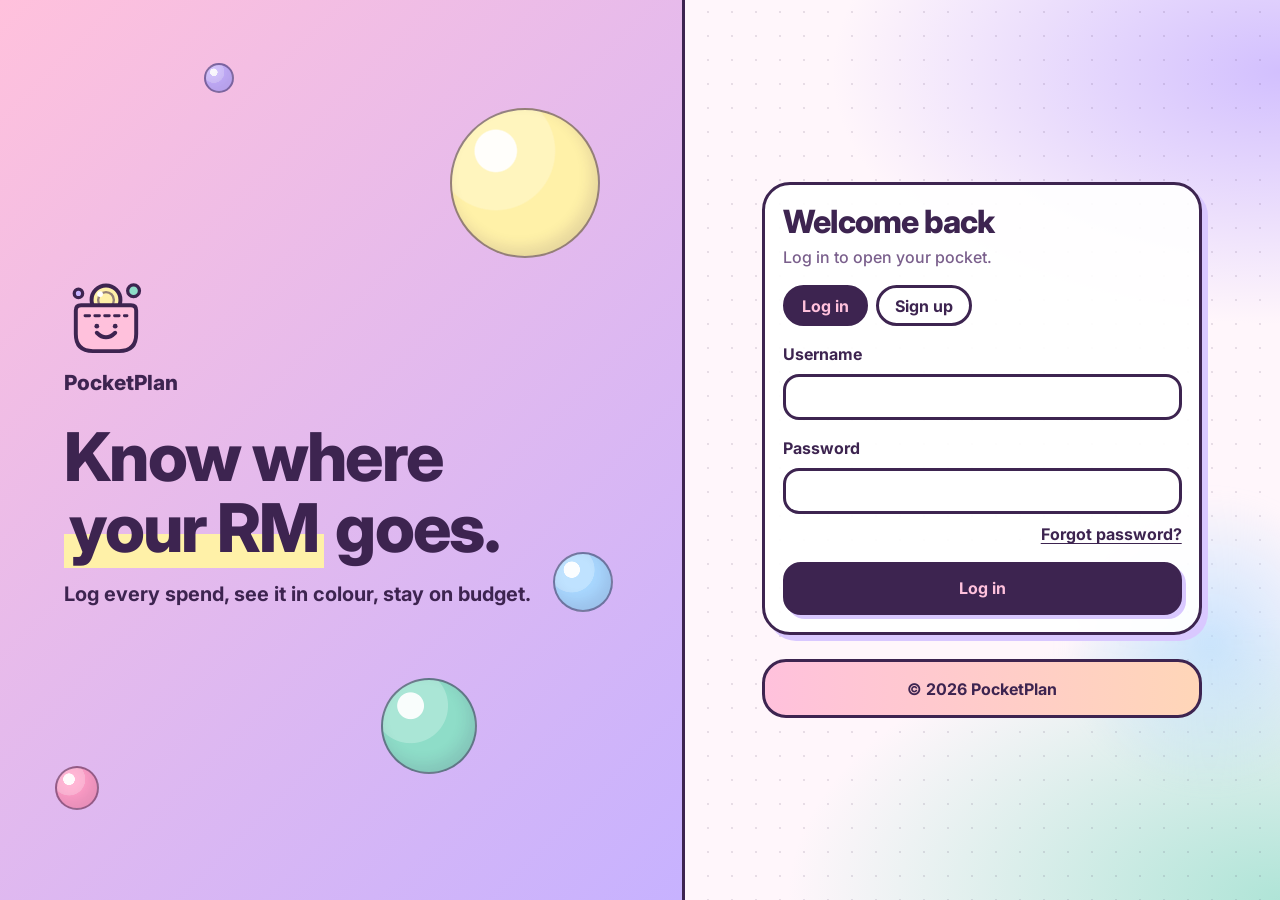
<file: index.html>
<!DOCTYPE html>
<html lang="en">
<head>
  <!-- Basic page settings: character set and a phone-friendly viewport -->
  <meta charset="UTF-8">
  <meta name="viewport" content="width=device-width, initial-scale=1">
  <title>Log in | PocketPlan</title>

  <!-- Metadata: describes the page for browsers and search engines -->
  <meta name="description" content="PocketPlan: a colourful student expense tracker.">
  <meta name="keywords" content="expense tracker, budget, student, PocketPlan">
  <meta name="author" content="Allysa">
  <meta name="theme-color" content="#FFC1DC">

  <!-- Logo shown in the browser tab -->
  <link rel="icon" type="image/svg+xml" href="images/logo.svg">
<link rel="icon" type="image/png" sizes="32x32" href="images/favicon-32.png">
<link rel="apple-touch-icon" href="images/apple-touch-icon.png">

  <!-- Styles: Bootstrap 5 framework, the Inter font, then our own stylesheet -->
  <link href="https://cdn.jsdelivr.net/npm/bootstrap@5.3.3/dist/css/bootstrap.min.css" rel="stylesheet">
  <link href="https://fonts.googleapis.com/css2?family=Inter:wght@500;600;700;800&display=swap" rel="stylesheet">
  <link href="css/style.css" rel="stylesheet">
</head>
<body data-page="login">
  <!-- Login page: log in, sign up and forgot password share one card (all simulated, no database) -->
  <main class="login">

    <!-- Left side: welcome message with floating bubbles -->
    <section class="lhero" aria-label="Welcome">
      <span class="blob b1"></span><span class="blob b2"></span><span class="blob b3"></span>
      <img class="hero-logo" src="images/logo.svg" alt="PocketPlan logo" width="84" height="84">
      <p class="eyebrow">PocketPlan</p>
      <h1>Know where <mark>your RM</mark> goes.</h1>
      <p class="lead">Log every spend, see it in colour, stay on budget.</p>
    </section>

    <!-- Right side: the forms -->
    <section class="lform" aria-label="Account">
      <div class="pc">
        <h2 class="mb-1" id="formTitle">Welcome back</h2>
        <p class="text-muted mb-3" id="formDesc">Log in to open your pocket.</p>

        <!-- Tabs to switch between Log in and Sign up -->
        <div class="tabs" role="group" aria-label="Log in or sign up">
          <button type="button" id="tabLogin" class="chip on">Log in</button>
          <button type="button" id="tabSignup" class="chip">Sign up</button>
        </div>

        <!-- Error and success messages appear here (js/login.js) -->
        <div id="loginError" class="alert d-none" role="alert"></div>

        <!-- 1. Log in form -->
        <form id="loginForm" novalidate>
          <label for="user" class="form-label fw-bold">Username</label>
          <input id="user" class="form-control mb-3" autocomplete="username">
          <label for="pass" class="form-label fw-bold">Password</label>
          <input id="pass" type="password" class="form-control mb-2" autocomplete="current-password">
          <div class="forgot-row"><button type="button" id="goForgot" class="linkbtn">Forgot password?</button></div>
          <button class="btn-go w-100" type="submit">Log in</button>
        </form>

        <!-- 2. Sign up form -->
        <form id="signupForm" class="d-none" novalidate>
          <label for="newUser" class="form-label fw-bold">Choose a username</label>
          <input id="newUser" class="form-control mb-3" autocomplete="username" maxlength="20">
          <label for="newPass" class="form-label fw-bold">Choose a password (at least 6 characters)</label>
          <input id="newPass" type="password" class="form-control mb-3" autocomplete="new-password">
          <label for="newPass2" class="form-label fw-bold">Confirm password</label>
          <input id="newPass2" type="password" class="form-control mb-3" autocomplete="new-password">
          <label for="newWord" class="form-label fw-bold">Recovery word</label>
          <input id="newWord" class="form-control" placeholder="e.g. your pet's name">
          <div class="form-text mb-4">You need this word to reset your password if you forget it. Pick something only you know.</div>
          <button class="btn-go w-100" type="submit">Create account</button>
        </form>

        <!-- 3. Forgot password form -->
        <form id="forgotForm" class="d-none" novalidate>
          <label for="fUser" class="form-label fw-bold">Username</label>
          <input id="fUser" class="form-control mb-3" autocomplete="username">
          <label for="fWord" class="form-label fw-bold">Recovery word</label>
          <input id="fWord" class="form-control mb-3">
          <label for="fPass" class="form-label fw-bold">New password (at least 6 characters)</label>
          <input id="fPass" type="password" class="form-control mb-3" autocomplete="new-password">
          <label for="fPass2" class="form-label fw-bold">Confirm new password</label>
          <input id="fPass2" type="password" class="form-control mb-4" autocomplete="new-password">
          <button class="btn-go w-100" type="submit">Reset password</button>
          <button type="button" id="backLogin" class="linkbtn mt-3">Back to log in</button>
        </form>
      </div>

      <!-- Footer -->
      <footer class="foot foot-mini">&copy; 2026 PocketPlan</footer>
    </section>
  </main>

  <!-- Scripts: shared data first, then this page's script (order matters) -->
  <script src="js/data.js"></script>
  <script src="js/login.js"></script>
</body>
</html>
</file>
<file: css/style.css>
/* =====================================================================
   PocketPlan stylesheet
   A whimsical pastel theme with an iPhone-style font. Mobile first:
   the base styles are for phones, and @media rules add the desktop layout.
   No icons, just colour, type and motion.

   CONTENTS
    1. Colours and font
    2. Base (page background, headings, forms)
    3. Navigation (logo, bottom tab bar on phones, sidebar on desktop)
    4. Cards, buttons and small parts
    5. Dashboard
    6. Expenses
    7. Budget
    8. Login page
    9. Footer
   10. Helpers for new users
   11. Motion (animations)
   12. "Are you sure?" pop-up for logging out
   ===================================================================== */

/* ---------- 1. Colours and font ----------
   Every colour is a variable, so the whole theme can change in one place.
   The font stack uses the real iPhone font (San Francisco) on Apple devices,
   and Inter or Segoe UI on other devices. */
:root{
  --y:#FFC1DC;        /* main accent: bubblegum pink */
  --k:#3D2450;        /* plum: text and outlines */
  --cream:#FFF6FB;    /* page background */
  --sh:#D9C8FF;       /* lavender shadow */
  --soft:#7a5f8c;     /* softer text */
  --coral:#FFB199; --teal:#8EDDC8; --violet:#C7B2FF; --sky:#A9D8FF;
  --pink:#FF9EC7; --lime:#CBEBA0; --peach:#FFD6B8; --butter:#FFF1A8;
  --font:-apple-system,BlinkMacSystemFont,"SF Pro Display","SF Pro Text","Inter","Segoe UI",Roboto,Helvetica,Arial,sans-serif;
}

/* ---------- 2. Base ----------
   Dreamy watercolor glow with tiny sprinkles, plus two soft orbs
   (body::before and body::after) drifting behind everything. */
*{box-sizing:border-box}
body{
  margin:0;font-family:var(--font);font-weight:500;-webkit-font-smoothing:antialiased;
  color:var(--k);background-color:var(--cream);
  background-image:
    radial-gradient(rgba(61,36,80,.12) 1.2px,transparent 1.4px),
    radial-gradient(ellipse 55% 40% at 0% 0%,rgba(255,193,220,.9),transparent 70%),
    radial-gradient(ellipse 50% 40% at 100% 8%,rgba(199,178,255,.8),transparent 70%),
    radial-gradient(ellipse 55% 45% at 100% 100%,rgba(142,221,200,.7),transparent 70%),
    radial-gradient(ellipse 50% 40% at 0% 95%,rgba(255,214,184,.85),transparent 70%);
  background-size:24px 24px,auto,auto,auto,auto;background-attachment:fixed;
}
body::before,body::after{content:"";position:fixed;border-radius:50%;z-index:-1;pointer-events:none;filter:blur(8px)}
body::before{width:260px;height:260px;left:-70px;top:30%;background:radial-gradient(circle,rgba(255,177,153,.55),transparent 70%);animation:drift 16s ease-in-out infinite}
body::after{width:300px;height:300px;right:-80px;bottom:12%;background:radial-gradient(circle,rgba(169,216,255,.6),transparent 70%);animation:drift 20s ease-in-out infinite reverse}

h1,h2,h3,.brand,.big{font-family:var(--font);font-weight:800;letter-spacing:-.025em}
.title{font-size:clamp(2rem,6vw,3rem);margin:.4rem 0 1.2rem;text-decoration:underline wavy var(--violet) 4px;text-underline-offset:10px}
.wrap{max-width:1100px;margin:0 auto;padding:1rem 1rem 7rem}   /* extra bottom space so the tab bar never covers content */
:focus-visible{outline:3px solid var(--k);outline-offset:3px}      /* clear outline for keyboard users */

/* Form fields (on top of Bootstrap's form styles) */
.form-control,.form-select{border:3px solid var(--k);border-radius:16px;background:#fff;min-height:46px;font-weight:600}
.form-control:focus,.form-select:focus{border-color:var(--k);box-shadow:4px 4px 0 var(--sh)}

/* ---------- 3. Navigation ----------
   Phones: a sticky top bar and a tab bar fixed at the bottom.
   Desktop (992px and wider): both move into a left sidebar. */
.bar{position:sticky;top:0;z-index:20;gap:.6rem;background:linear-gradient(90deg,var(--y),var(--peach));border-bottom:3px solid var(--k);padding:.7rem 1rem;display:flex;justify-content:space-between;align-items:center}
.brand{font-size:1.6rem;white-space:nowrap}
.brandrow{display:flex;align-items:center;gap:.5rem;color:var(--k);text-decoration:none}   /* logo + name, links to Home */
.logo{width:36px;height:36px;flex:none}
.hi{font-weight:700;font-size:.9rem;white-space:nowrap;min-width:0}
.dock{position:fixed;left:0;right:0;bottom:0;z-index:30;display:grid;grid-template-columns:repeat(4,1fr);gap:.3rem;background:var(--k);padding:.45rem}
.dock a,.dock button{color:#fff;background:transparent;border:0;border-radius:16px;padding:.8rem .2rem;text-align:center;font-weight:700;font-size:.95rem;text-decoration:none}
.dock a.on{background:var(--y);color:var(--k)}                       /* the page you are on */
.dock button:hover,.dock a:hover{color:var(--y)}
.dock a.on:hover{color:var(--k)}
@media(min-width:992px){
  .bar{position:fixed;left:0;top:0;width:240px;height:100px;border-right:3px solid var(--k);z-index:31;flex-direction:column;align-items:flex-start;justify-content:center;gap:.15rem;padding:.7rem 1.2rem;overflow:hidden}
  .dock{top:100px;bottom:0;right:auto;width:240px;display:flex;flex-direction:column;padding:1rem;gap:.5rem}
  .dock a,.dock button{text-align:left;padding:.8rem 1rem;font-size:1.05rem}
  .dock button{margin-top:auto}                                       /* Log out sits at the bottom of the sidebar */
  .wrap{margin-left:240px;max-width:none;padding:1.5rem 2rem 2rem}   /* leave room for the sidebar */
  .wrap>*{max-width:1000px}
}

@media(max-width:380px){                                                        /* very small phones: a little smaller so the header fits */
  .brand{font-size:1.3rem}.logo{width:30px;height:30px}.hi{font-size:.8rem}
}

/* ---------- 4. Cards, buttons and small parts ---------- */
/* Bootstrap's messages and text colours, tuned to the theme so they are easy to read */
.alert{border:3px solid var(--k);border-radius:16px;font-weight:700}
.alert-success{--bs-alert-bg:var(--lime);--bs-alert-color:var(--k);--bs-alert-border-color:var(--k)}
.alert-danger{--bs-alert-bg:var(--coral);--bs-alert-color:var(--k);--bs-alert-border-color:var(--k)}
.text-muted,.form-text{color:var(--soft)!important}
.text-danger{color:#8E1B28!important}
.text-success{color:#1E6B3A!important}
.pc{background:rgba(255,255,255,.92);border:3px solid var(--k);border-radius:28px;box-shadow:6px 6px 0 var(--sh);padding:1.1rem}   /* "pocket card" */
.pc.y{background:linear-gradient(135deg,var(--y),var(--violet))}
.btn-go{background:var(--k);color:var(--y);border:3px solid var(--k);border-radius:18px;padding:.7rem 1.2rem;font-weight:700;box-shadow:4px 4px 0 var(--sh);transition:transform .15s}
.btn-go:hover{transform:translate(2px,2px) rotate(-1deg);box-shadow:2px 2px 0 var(--sh);color:var(--y)}
.btn-go.sm{padding:.35rem .9rem;font-size:.9rem;box-shadow:3px 3px 0 var(--sh);display:inline-block;text-decoration:none}   /* small version */
.linkbtn{background:none;border:0;padding:0;font-weight:700;color:var(--k);text-decoration:underline;text-underline-offset:3px}   /* looks like a link, e.g. "Forgot password?" */
.linkbtn:hover{color:var(--soft)}
.pill{display:inline-block;padding:.15rem .75rem;border-radius:999px;border:2px solid var(--k);font-weight:700;font-size:.8rem;color:var(--k)}
.meter{height:20px;border:3px solid var(--k);border-radius:99px;background:#fff;overflow:hidden}   /* progress bar */
.meter span{display:block;height:100%;background:var(--k);border-radius:99px}

/* ---------- 5. Dashboard ----------
   A "bento" grid: one column on phones, six columns on tablets and up. */
.bento{display:grid;gap:16px;grid-template-columns:1fr}
.huge{font-size:clamp(2.6rem,11vw,4.6rem);line-height:1;margin:.2rem 0 .8rem}   /* the big "left to spend" number */
.cats,.tiles{display:grid;gap:12px;grid-template-columns:repeat(2,1fr)}
.tile{border:3px solid var(--k);border-radius:22px;padding:.8rem;box-shadow:4px 4px 0 var(--sh);transition:transform .2s}
.tile:nth-child(odd){transform:rotate(-1.2deg)}.tile:nth-child(even){transform:rotate(1.2deg)}   /* gently tilted */
.tile:hover{transform:rotate(0) scale(1.04)}
.tile span{display:block;font-weight:700;font-size:.9rem}
.tile b{font-size:1.3rem;font-weight:800}
.mood{display:inline-block;margin-top:.8rem;background:#fff;border:3px solid var(--k);border-radius:999px;padding:.25rem 1rem;font-weight:700;transform:rotate(-1.5deg)}   /* sticker-style mood message */
.limitbox{margin-top:1rem;padding-top:.9rem;border-top:3px dashed var(--k)}   /* monthly limit box inside the hero card */
.setb{display:flex;gap:.5rem;margin-top:.9rem}                                  /* an input and a button on one row */
.setb .form-control{min-width:0}
@media(min-width:768px){
  .bento{grid-template-columns:repeat(6,1fr)}
  .s6{grid-column:span 6}.s3{grid-column:span 3}                              /* full width and half width */
  .cats{grid-template-columns:repeat(6,1fr)}.tiles{grid-template-columns:repeat(3,1fr)}
}

/* ---------- 6. Expenses ----------
   Filter chips, and a table that turns into cards on phones. */
.chips{display:flex;gap:.5rem;overflow-x:auto;padding:.2rem .2rem 1rem}
.chip{flex:none;border:3px solid var(--k);border-radius:999px;padding:.35rem 1rem;background:#fff;font-weight:700;color:var(--k);transition:transform .15s}
.chip:hover{transform:translateY(-2px)}
.chip.on{background:var(--k);color:var(--y)}                                     /* the chosen filter */
.tbl{width:100%;border-collapse:collapse}
.tbl th{padding:.6rem;border-bottom:3px solid var(--k);font-weight:800}
.tbl td{padding:.65rem .6rem;border-bottom:1px dashed rgba(61,36,80,.4)}
.rmv{border:2px solid var(--k);background:#fff;border-radius:12px;font-weight:700;padding:.15rem .6rem;color:var(--k)}   /* Remove button */
.rmv:hover{background:var(--coral)}
@media(max-width:640px){                                                         /* phones: each row becomes a card */
  .tbl thead{display:none}
  .tbl tr{display:block;border:3px solid var(--k);border-radius:20px;margin-bottom:12px;padding:.4rem .8rem;background:#fffbfe}
  .tbl td{display:flex;justify-content:space-between;align-items:center;border:0;padding:.3rem 0}
  .tbl td::before{content:attr(data-label);font-weight:700;color:var(--soft)}    /* shows the column name beside each value */
}
.tbl td.empty{display:block;text-align:center;font-weight:700;padding:1.2rem}    /* "No spends yet" message */
.tbl td.empty::before{content:none}

/* ---------- 7. Budget ---------- */
.bcard .amt{font-size:1.9rem;line-height:1.1;margin:.5rem 0 .1rem}
.bcard .meter span{background:var(--c)}                                          /* meter takes the category colour */

/* ---------- 8. Login page ----------
   Drifting gradient panel with floating glossy bubbles. */
.login{min-height:100vh;display:grid;grid-template-columns:1fr}
.lhero{position:relative;overflow:hidden;background:linear-gradient(135deg,var(--y),var(--violet),var(--peach),var(--teal));background-size:300% 300%;animation:shift 14s ease infinite;padding:2rem 1.4rem 4rem;border-bottom:3px solid var(--k)}
.lhero h1{font-size:clamp(2.4rem,9vw,4.2rem);line-height:1.05;max-width:520px;margin:.5rem 0 1rem;position:relative}
.lhero h1 mark{background:linear-gradient(transparent 58%,var(--butter) 58%);color:inherit;padding:0 .08em}   /* highlighter stripe */
.lhero .lead,.eyebrow{position:relative;font-weight:700}
.eyebrow{font-size:1.3rem;font-weight:800}
.hero-logo{display:block;width:84px;height:84px;margin-bottom:.5rem;position:relative;animation:float 6s ease-in-out infinite}   /* logo on the login page */
.blob,.lhero::before,.lhero::after{                                              /* glossy bubbles */
  position:absolute;border-radius:50%;border:2px solid rgba(61,36,80,.55);
  background:radial-gradient(circle at 30% 28%,rgba(255,255,255,.95) 0 14%,rgba(255,255,255,.25) 15% 40%,transparent 41%),var(--bub,var(--butter));
  box-shadow:inset -6px -8px 14px rgba(61,36,80,.12);animation:float 7s ease-in-out infinite;
}
.b1{--bub:var(--butter);width:96px;height:96px;right:9%;top:10%}
.b2{--bub:var(--teal);width:62px;height:62px;right:34%;bottom:12%;animation-duration:9s;animation-delay:-2s}
.b3{--bub:var(--sky);width:42px;height:42px;right:12%;bottom:30%;animation-duration:6s;animation-delay:-4s}
.lhero::before{content:"";--bub:var(--pink);width:30px;height:30px;left:8%;bottom:10%;animation-duration:8s}
.lhero::after{content:"";--bub:var(--violet);width:22px;height:22px;left:30%;top:7%;animation-duration:10s;animation-delay:-3s}
.lform{padding:1.6rem 1.2rem;display:flex;flex-direction:column;justify-content:center;gap:1.5rem}
.lform .pc{width:100%;max-width:440px;margin:0 auto}
.tabs{display:flex;gap:.5rem;margin-bottom:1rem}                                 /* Log in / Sign up tabs */
.forgot-row{text-align:right;margin-bottom:1rem}
@media(min-width:900px){                                                         /* desktop: two columns side by side */
  .login{grid-template-columns:1.15fr 1fr}
  .lhero{padding:4rem;border-bottom:0;border-right:3px solid var(--k);display:flex;flex-direction:column;justify-content:center}
  .b1{width:150px;height:150px;right:12%;top:12%}.b2{width:96px;height:96px;right:30%;bottom:14%}.b3{width:60px;height:60px;right:10%;bottom:32%}
  .lhero::before{width:44px;height:44px}.lhero::after{width:30px;height:30px}
}

/* ---------- 9. Footer ---------- */
.foot{margin-top:2rem;padding:1.4rem 1.2rem;background:linear-gradient(90deg,var(--y),var(--peach));border:3px solid var(--k);border-radius:24px}
.foot-mini{text-align:center;font-weight:700;padding:.9rem}
.lform .foot{margin:0 auto;width:100%;max-width:440px}

/* ---------- 10. Helpers for new users ----------
   The "Get started in 3 steps" guide and empty-state messages. */
.guide ol{list-style:none;padding:0;margin:.8rem 0 1rem;display:grid;gap:.6rem}
.guide li{display:flex;flex-wrap:wrap;gap:.6rem;align-items:center;padding:.6rem .8rem;border:3px solid var(--k);border-radius:20px;background:#fffbfe}
.stepno{width:30px;height:30px;border-radius:50%;background:var(--y);border:3px solid var(--k);display:grid;place-items:center;font-weight:800;flex:none}
.guide .state{margin-left:auto;display:flex;gap:.5rem;align-items:center}
.pill.done{background:var(--lime)}.pill.todo{background:#fff}
.empty{padding:1.2rem;text-align:center;font-weight:700}

/* ---------- 11. Motion ----------
   Bouncing header letters, floating bubbles, cards that rise in, drifting colours.
   People who turn off animations on their device see none of this (last rule). */
.bn{display:inline-block;animation:bounce 1.8s ease-in-out infinite}
@keyframes bounce{0%,55%,100%{transform:translateY(0)}25%{transform:translateY(-7px)}}
@keyframes float{0%,100%{transform:translate(0,0)}50%{transform:translate(8px,-16px)}}
@keyframes drift{0%,100%{transform:translate(0,0)}50%{transform:translate(40px,-30px)}}
@keyframes shift{0%,100%{background-position:0% 50%}50%{background-position:100% 50%}}
@keyframes rise{from{opacity:0;transform:translateY(16px)}}
.pc,.tile,.chips,.title{animation:rise .55s ease backwards}
.bento>*:nth-child(2){animation-delay:.08s}.bento>*:nth-child(3){animation-delay:.16s}.bento>*:nth-child(4){animation-delay:.24s}.bento>*:nth-child(5){animation-delay:.32s}
@media(prefers-reduced-motion:reduce){*,*::before,*::after{animation:none!important;transition:none!important}}

/* ---------- 12. "Are you sure?" pop-up for logging out ---------- */
.dlg{border:3px solid var(--k);border-radius:28px;box-shadow:6px 6px 0 var(--sh);padding:1.3rem;width:min(92vw,380px);background:#fff;color:var(--k)}
.dlg::backdrop{background:rgba(61,36,80,.55)}                                    /* the dark area behind the pop-up */
/* ---------- Login page on phones: centre the logo and writing ---------- */
@media(max-width:899px){
  .lhero{
    display:flex;
    flex-direction:column;
    align-items:center;          /* centre everything left-to-right */
    justify-content:center;      /* and up-and-down inside the panel */
    text-align:center;
    padding:2.5rem 1.4rem 3rem;
  }
  .hero-logo{margin:0 auto .5rem}
  .lhero h1{margin:.5rem auto 1rem}   /* auto margins centre the heading block */
  .lhero .lead{margin:0 auto;max-width:420px}
}
</file>
